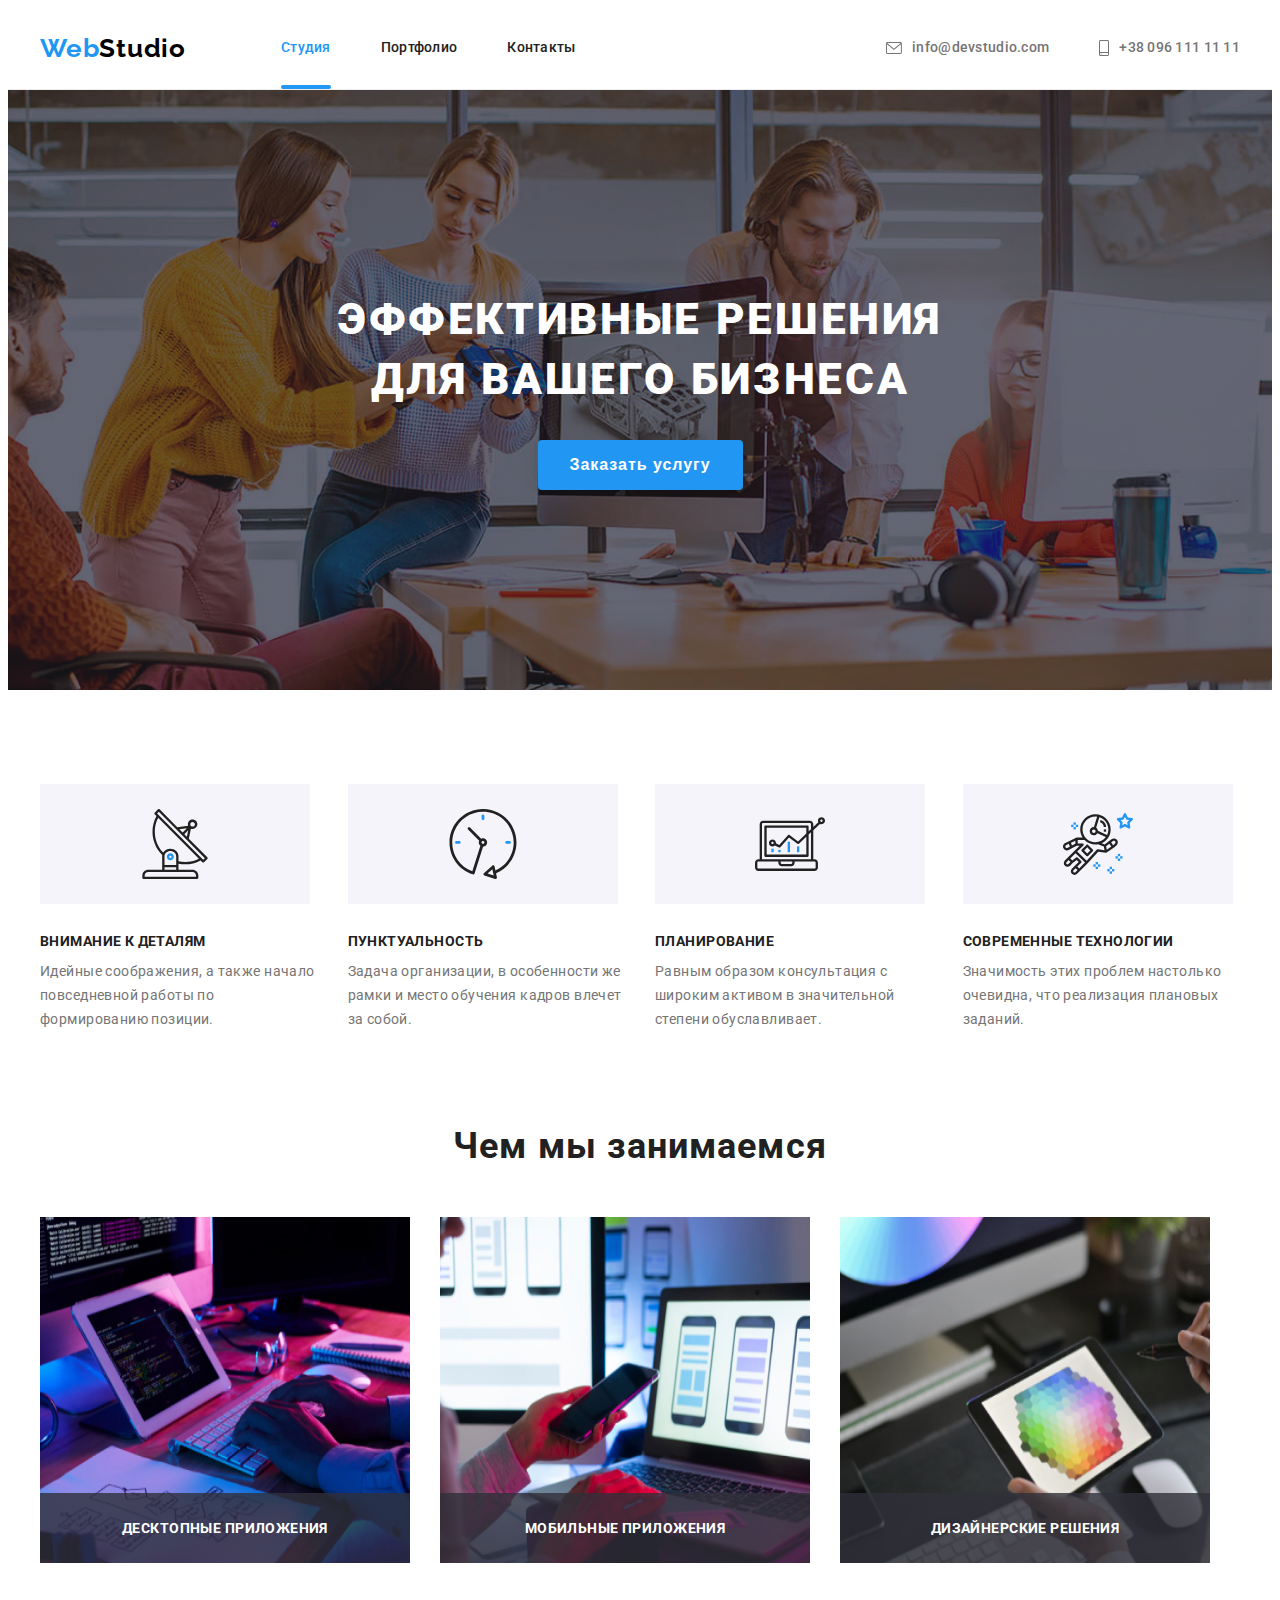
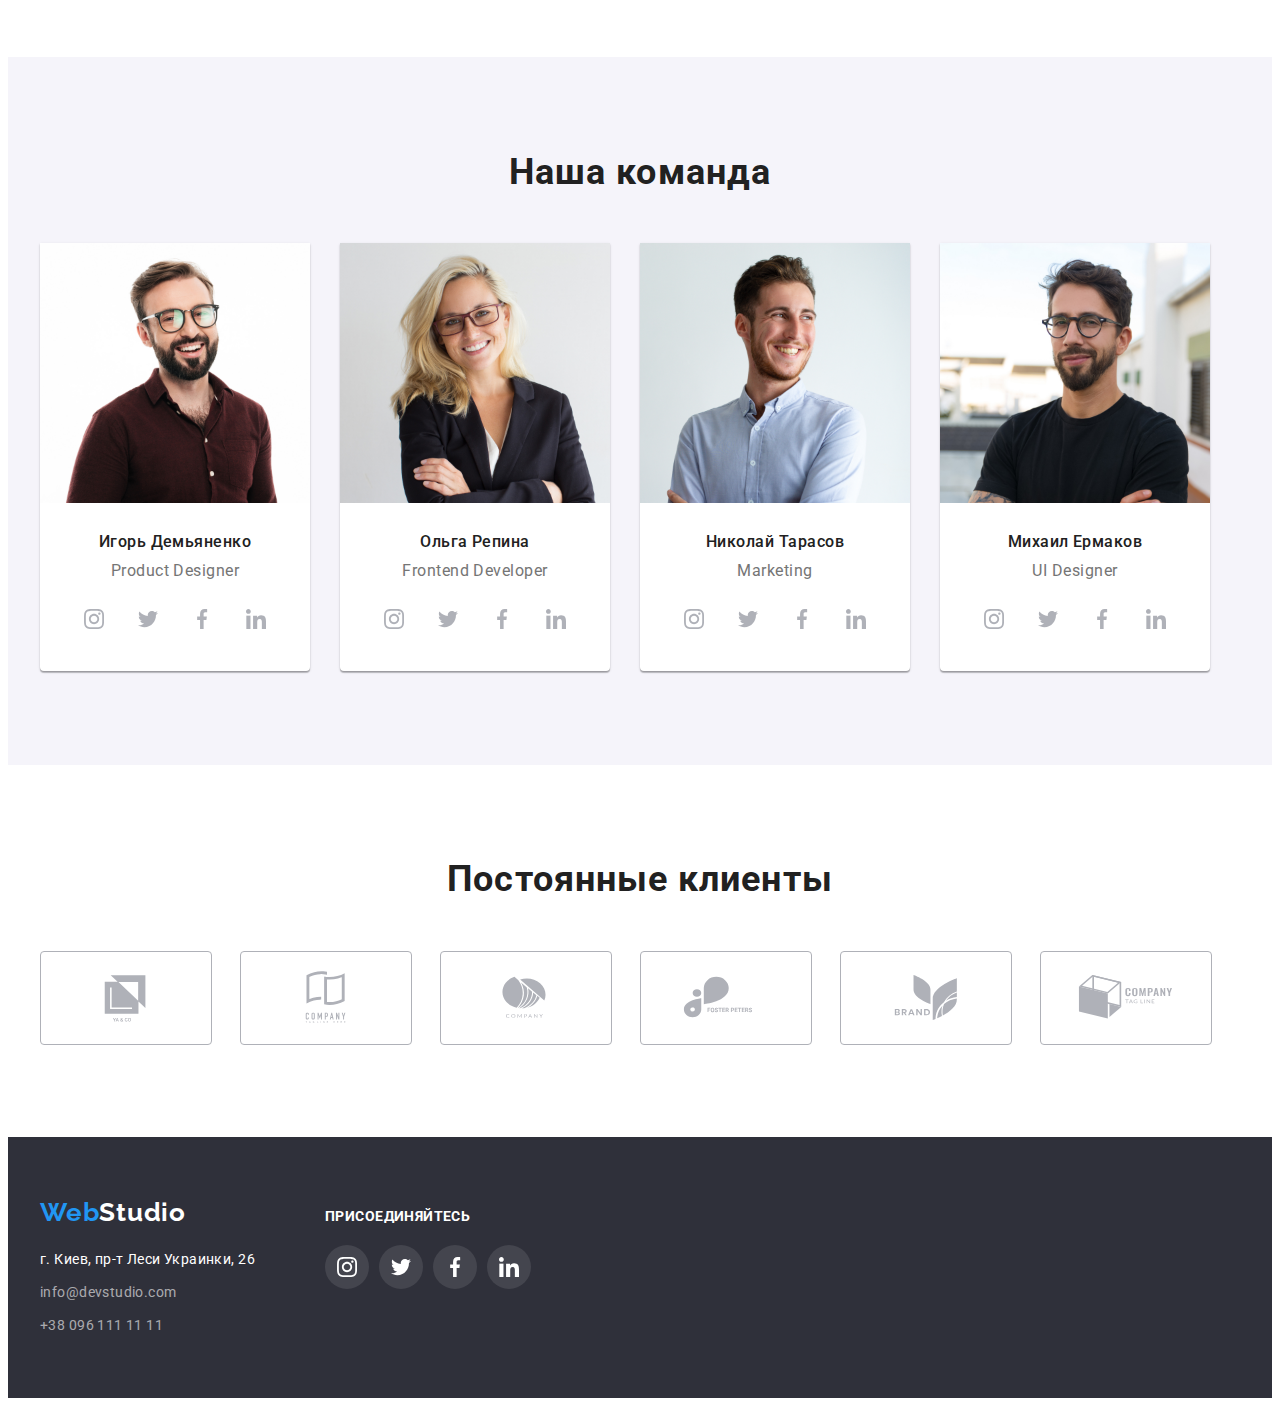
<file: index.html>
<!DOCTYPE html>
<html lang="ru">
<head>
    <meta charset="UTF-8">
    <meta name="viewport" content="width=device-width, initial-scale=1.0">
    <title>WebStudio</title>
    <link href="https://fonts.googleapis.com/css2?family=Raleway:wght@700&family=Roboto:wght@400;500;700;900&display=swap"
        rel="stylesheet">
    <link rel="stylesheet" href="https://cdnjs.cloudflare.com/ajax/libs/modern-normalize/1.1.0/modern-normalize.min.css"
        integrity="sha512-wpPYUAdjBVSE4KJnH1VR1HeZfpl1ub8YT/NKx4PuQ5NmX2tKuGu6U/JRp5y+Y8XG2tV+wKQpNHVUX03MfMFn9Q=="
        crossorigin="anonymous" referrerpolicy="no-referrer" />
    <link rel="stylesheet" href="./css/styles.css">
</head>
<body class="body"> 
<!--HEADER-->
    <header class="page-header">
        <div class="container page-header-container">
            <nav class="navigation">
                <a class="logo-header link" href="./index.html" lang="ru">
                    <span class="logo-blue">Web</span>Studio
                </a>
    
                <ul class="menu-header list">
                    <li class="menu-item">
                        <a class="menu-link link current" href="./index.html">Студия</a>
                    </li>
                    <li class="menu-item">
                        <a class="menu-link link" href="./portfolio.html">Портфолио</a>
                    </li>
                    <li class="menu-item">
                        <a class="menu-link link" href="">Контакты</a>
                    </li>
                </ul>
            </nav>
            <ul class="page-header-contacts list">
                <li class="header-contacts-item"><a class="page-header-email head-contact link"
                        href="mailto:info@devstudio.com">
                        <svg class="icon-contact" width="16" height="12">
                            <use href="./images/icons.svg#icon-email"></use>
                        </svg> 
                        info@devstudio.com</a></li>
                <li class="header-contacts-item"><a class="page-header-phone-number head-contact link"
                        href="tel:+380961111111">
                        <svg class="icon-contact" width="10" height="16">
                            <use href="./images/icons.svg#icon-smartphone"></use>
                        </svg>
                        +38 096 111 11 11</a></li>
            </ul>
        </div>
    </header>

    <main>
        <!--HERO-->
        <section class="hero">
            <div class="container container-hero">
                <h1 class="main-text">Эффективные решения для вашего бизнеса</h1>
                <button class="modal-btn" type="button" data-modal-open>Заказать услугу</button> 
            </div>
        </section>

        <!--ABOUT-->
        <section class="section">
            <div class="container">

            <h2 class="visually-hidden" hidden>Наши приимущества</h2>
                <ul class="benefits list">
                    <li class="benefits-item">
                        <div class="icon-container">
                            <svg class="icon">
                                <use href="./images/icons.svg#icon-antenna-1"></use>
                            </svg>

                        </div>
                        <h3 class="subtitle">Внимание к деталям</h3>
                        <p class="section-description">Идейные соображения, а также начало повседневной работы по формированию позиции.</p>
                    </li>

                    <li class="benefits-item">
                        <div class="icon-container">
                            <svg class="icon">
                                <use href="./images/icons.svg#icon-clock-1"></use>
                            </svg>

                        </div>
                        <h3 class="subtitle">Пунктуальность</h3>
                        <p class="section-description">Задача организации, в особенности же рамки и место обучения кадров влечет за собой.</p>
                    </li>

                    <li class="benefits-item">
                        <div class="icon-container">
                            <svg class="icon">
                                <use href="./images/icons.svg#icon-diagram-1"></use>
                            </svg>

                        </div>
                        <h3 class="subtitle">Планирование</h3>
                        <p class="section-description">Равным образом консультация с широким активом в значительной степени обуславливает.</p>
                    </li>

                    <li class="benefits-item">
                        <div class="icon-container">
                            <svg class="icon">
                                <use href="./images/icons.svg#icon-astronaut-1"></use>
                            </svg>

                        </div>
                        <h3 class="subtitle">Современные технологии</h3>
                        <p class="section-description">Значимость этих проблем настолько очевидна, что реализация плановых заданий.</p>
                    </li>

                </ul>
            </div>
        </section>

        <!--WHAT ARE WE DOING-->
        <section class="what-are-we-doing-section section">
            <div class="container">

            <h2 class="title">Чем мы занимаемся</h2>
                <ul class="what-are-we-doing-list">
                    <li class="what-are-we-doing-card list">
                        <div class="what-are-we-doing-thumb">
                            <img src="./images/what_are_we_doing/img1.jpg" alt="desctop" width="370" height="346">
                            <p class="what-are-we-doing-desk">Десктопные приложения</p>
                        </div>
                    </li>
                    
                    <li class="what-are-we-doing-card list">
                        <div class="what-are-we-doing-thumb">
                            <img src="./images/what_are_we_doing/img2.jpg" alt="mobile" width="370" height="346">
                            <p class="what-are-we-doing-desk">Мобильные приложения</p>
                        </div>
                    </li>

                    <li class="what-are-we-doing-card list">
                        <div class="what-are-we-doing-thumb">
                            <img src="./images/what_are_we_doing/img3.jpg" alt="tablet" width="370" height="346">
                            <p class="what-are-we-doing-desk">Дизайнерские решения</p>
                        </div>
                    </li>
                </ul>
            </div>
        </section>
        <!--OUR TEAM-->
        <section class="our-team-section section">
            <div class="container">
            <h2 class="title">Наша команда</h2>
                <ul class="team-section">
                    <li class="team-section-item list">
                        <img src="./images/our_team/photo1.jpg" alt="photo1" width="270" height="260">
                        <div class="team-description">
                            <h3 class="employee-name">Игорь Демьяненко</h3>
                            <p class="team-section-position">Product Designer</p>
                            <ul class="social-list list">
                                <li class="social-list-item">
                                    <a href="" class="social-list-link">
                                        <svg class="social-list-icon" width="20" height="20">
                                            <use href="./images/icons.svg#icon-instagram"></use>
                                        </svg>
                                    </a>
                                </li>

                                <li class="social-list-item">
                                    <a href="" class="social-list-link">
                                        <svg class="social-list-icon" width="20" height="20">
                                            <use href="./images/icons.svg#icon-twitter"></use>
                                        </svg>
                                    </a>
                                </li>

                                <li class="social-list-item">
                                    <a href="" class="social-list-link">
                                        <svg class="social-list-icon" width="20" height="20">
                                            <use href="./images/icons.svg#icon-facebook"></use>
                                        </svg>
                                    </a>
                                </li>

                                <li class="social-list-item">
                                    <a href="" class="social-list-link">
                                        <svg class="social-list-icon" width="20" height="20">
                                            <use href="./images/icons.svg#icon-linkedin"></use>
                                        </svg>
                                    </a>
                                </li>
                            </ul>
                        </div>
                    </li>

                    <li class="team-section-item list">
                        <img src="./images/our_team/photo2.jpg" alt="photo2" width="270" height="260">
                        <div class="team-description">
                            <h3 class="employee-name">Ольга Репина</h3>
                            <p class="team-section-position">Frontend Developer</p>
                            <ul class="social-list list">
                                <li class="social-list-item">
                                    <a href="" class="social-list-link">
                                        <svg class="social-list-icon" width="20" height="20">
                                            <use href="./images/icons.svg#icon-instagram"></use>
                                        </svg>
                                    </a>      
                                </li>

                                <li class="social-list-item">
                                    <a href="" class="social-list-link">
                                        <svg class="social-list-icon" width="20" height="20">
                                            <use href="./images/icons.svg#icon-twitter"></use>
                                        </svg>
                                    </a>   
                                </li>

                                <li class="social-list-item">
                                    <a href="" class="social-list-link">
                                        <svg class="social-list-icon" width="20" height="20">
                                            <use href="./images/icons.svg#icon-facebook"></use>
                                        </svg>
                                    </a>     
                                </li>
                                        
                                <li class="social-list-item">
                                    <a href="" class="social-list-link">
                                        <svg class="social-list-icon" width="20" height="20">
                                            <use href="./images/icons.svg#icon-linkedin"></use>
                                        </svg>
                                    </a>        
                                </li>
                            </ul>
                         </div>
                    </li>

                    <li class="team-section-item list">
                        <img src="./images/our_team/photo3.jpg" alt="photo3" width="270" height="260">
                        <div class="team-description">
                            <h3 class="employee-name">Николай Тарасов</h3>
                            <p class="team-section-position">Marketing</p>
                            <ul class="social-list list">
                                <li class="social-list-item">
                                    <a href="" class="social-list-link">
                                        <svg class="social-list-icon" width="20" height="20">
                                            <use href="./images/icons.svg#icon-instagram"></use>
                                        </svg>
                                    </a>
                                </li>
                            
                                <li class="social-list-item">
                                    <a href="" class="social-list-link">
                                        <svg class="social-list-icon" width="20" height="20">
                                            <use href="./images/icons.svg#icon-twitter"></use>
                                        </svg>
                                    </a>
                                </li>
                            
                                <li class="social-list-item">
                                    <a href="" class="social-list-link">
                                        <svg class="social-list-icon" width="20" height="20">
                                            <use href="./images/icons.svg#icon-facebook"></use>
                                        </svg>
                                    </a>
                                </li>
                            
                                <li class="social-list-item">
                                    <a href="" class="social-list-link">
                                        <svg class="social-list-icon" width="20" height="20">
                                            <use href="./images/icons.svg#icon-linkedin"></use>
                                        </svg>
                                    </a>
                                </li>
                            </ul>
                        </div>
                    </li>

                    <li class="team-section-item list">
                        <img src="./images/our_team/photo4.jpg" alt="photo4" width="270" height="260">
                        <div class="team-description">
                            <h3 class="employee-name">Михаил Ермаков</h3>
                            <p class="team-section-position">UI Designer</p>
                            <ul class="social-list list">
                                <li class="social-list-item">
                                    <a href="" class="social-list-link">
                                        <svg class="social-list-icon" width="20" height="20">
                                            <use href="./images/icons.svg#icon-instagram"></use>
                                        </svg>
                                    </a>
                                </li>
                            
                                <li class="social-list-item">
                                    <a href="" class="social-list-link">
                                        <svg class="social-list-icon" width="20" height="20">
                                            <use href="./images/icons.svg#icon-twitter"></use>
                                        </svg>
                                    </a>
                                </li>
                            
                                <li class="social-list-item">
                                    <a href="" class="social-list-link">
                                        <svg class="social-list-icon" width="20" height="20">
                                            <use href="./images/icons.svg#icon-facebook"></use>
                                        </svg>
                                    </a>
                                </li>
                            
                                <li class="social-list-item">
                                    <a href="" class="social-list-link">
                                        <svg class="social-list-icon" width="20" height="20">
                                            <use href="./images/icons.svg#icon-linkedin"></use>
                                        </svg>
                                    </a>
                                </li>
                            </ul>
                        </div>
                    </li>

                </ul>
            </div>
        </section>

        <section class="clients-section section">
            <div class="container">
                <h2 class="clients-title">Постоянные клиенты</h2>
                <ul class="clients-list-example list">
                    <li class="clients-list-item">
                        <a class="clients-list-link" href="">
                            <svg class="clients-icon">
                                <use href="./images/icons.svg#icon-logo1"></use>
                            </svg>
                        </a>
                    </li>
                    <li class="clients-list-item">
                        <a class="clients-list-link" href="">
                            <svg class="clients-icon">
                                <use href="./images/icons.svg#icon-logo2"></use>
                            </svg>
                        </a>
                    </li>
                    <li class="clients-list-item">
                        <a class="clients-list-link" href="">
                            <svg class="clients-icon">
                                <use href="./images/icons.svg#icon-logo3"></use>
                            </svg>
                        </a>
                    </li>
                    <li class="clients-list-item">
                        <a class="clients-list-link" href="">
                            <svg class="clients-icon">
                                <use href="./images/icons.svg#icon-logo4"></use>
                            </svg>
                        </a>
                    </li>
                    <li class="clients-list-item">
                        <a class="clients-list-link" href="">
                            <svg class="clients-icon">
                                <use href="./images/icons.svg#icon-logo5"></use>
                            </svg>
                        </a>
                    </li>
                    <li class="clients-list-item">
                        <a class="clients-list-link" href="">
                            <svg class="clients-icon">
                                <use href="./images/icons.svg#icon-logo6"></use>
                            </svg>
                        </a>
                    </li>
                </ul>
            </div>
        </section>
           
    </main>

    <!--FOOTER-->

    <footer class="footer">
        <div class="container flex-container">
            <div class="footer-adress">
                <a class="logo-footer link" href="./index.html" lang="ru">
                <span class="logo-blue">Web</span><span class="logo-white">Studio</span></a>
                <address class="address">
                <ul class="list">
                    <li class="address-place-footer"> <a class="address-place link footer-focus" href="https://goo.gl/maps/ciJQjwSgmXHDrJCv7" target="_blank"
                        rel="noopener noreferrer">г. Киев, пр-т Леси Украинки, 26</a> 
                    </li>
                    
                    <li class="address-mail-footer"><a class="address-mail link footer-contact footer-focus" href="mailto:info@devstudio.com">info@devstudio.com</a></li>
                    <li class="address-phone-footer"><a class="address-phone link footer-contact footer-focus" href="tel:+380961111111">+38 096 111 11 11</a></li>
                </ul>
                </address>
            </div>

        <div class="footer-media">
            <section class="join-section">
                <h2 class="join-section-title">Присоединяйтесь</h2>
                <ul class="join-media-footer list">
                    <li class="media-footer-list">
                        <a class="media-footer-link" href="">
                            <svg class="icon-media-footer">
                                <use href="./images/icons.svg#icon-instagram"></use>
                            </svg>
                        </a>
                    </li>
                    <li class="media-footer-list">
                        <a class="media-footer-link" href="">
                            <svg class="icon-media-footer">
                                <use href="./images/icons.svg#icon-twitter"></use>
                            </svg>
                        </a>
                    </li>
                    <li class="media-footer-list">
                        <a class="media-footer-link" href="">
                            <svg class="icon-media-footer">
                                <use href="./images/icons.svg#icon-facebook"></use>
                            </svg>
                        </a>
                    </li>
                    <li class="media-footer-list">
                        <a class="media-footer-link" href="">
                            <svg class="icon-media-footer">
                                <use href="./images/icons.svg#icon-linkedin"></use>
                            </svg>
                        </a>
                    </li>
                </ul>
            </section>
        </div>
    </div>
    </footer>

    <div class="backdrop is-hidden" data-modal>
        <div class="modal">
            <button type="button" class="modal-close-button" data-modal-close>
                <svg class="modal-close-button-icon" width="18" height="18">
                    <use href="./images/icons.svg#icon-close-black-18dp-2-1"></use>
                </svg>
            </button>
        </div>
    </div>
<script src="./js/modal.js"></script>
</body>
</html>
</file>
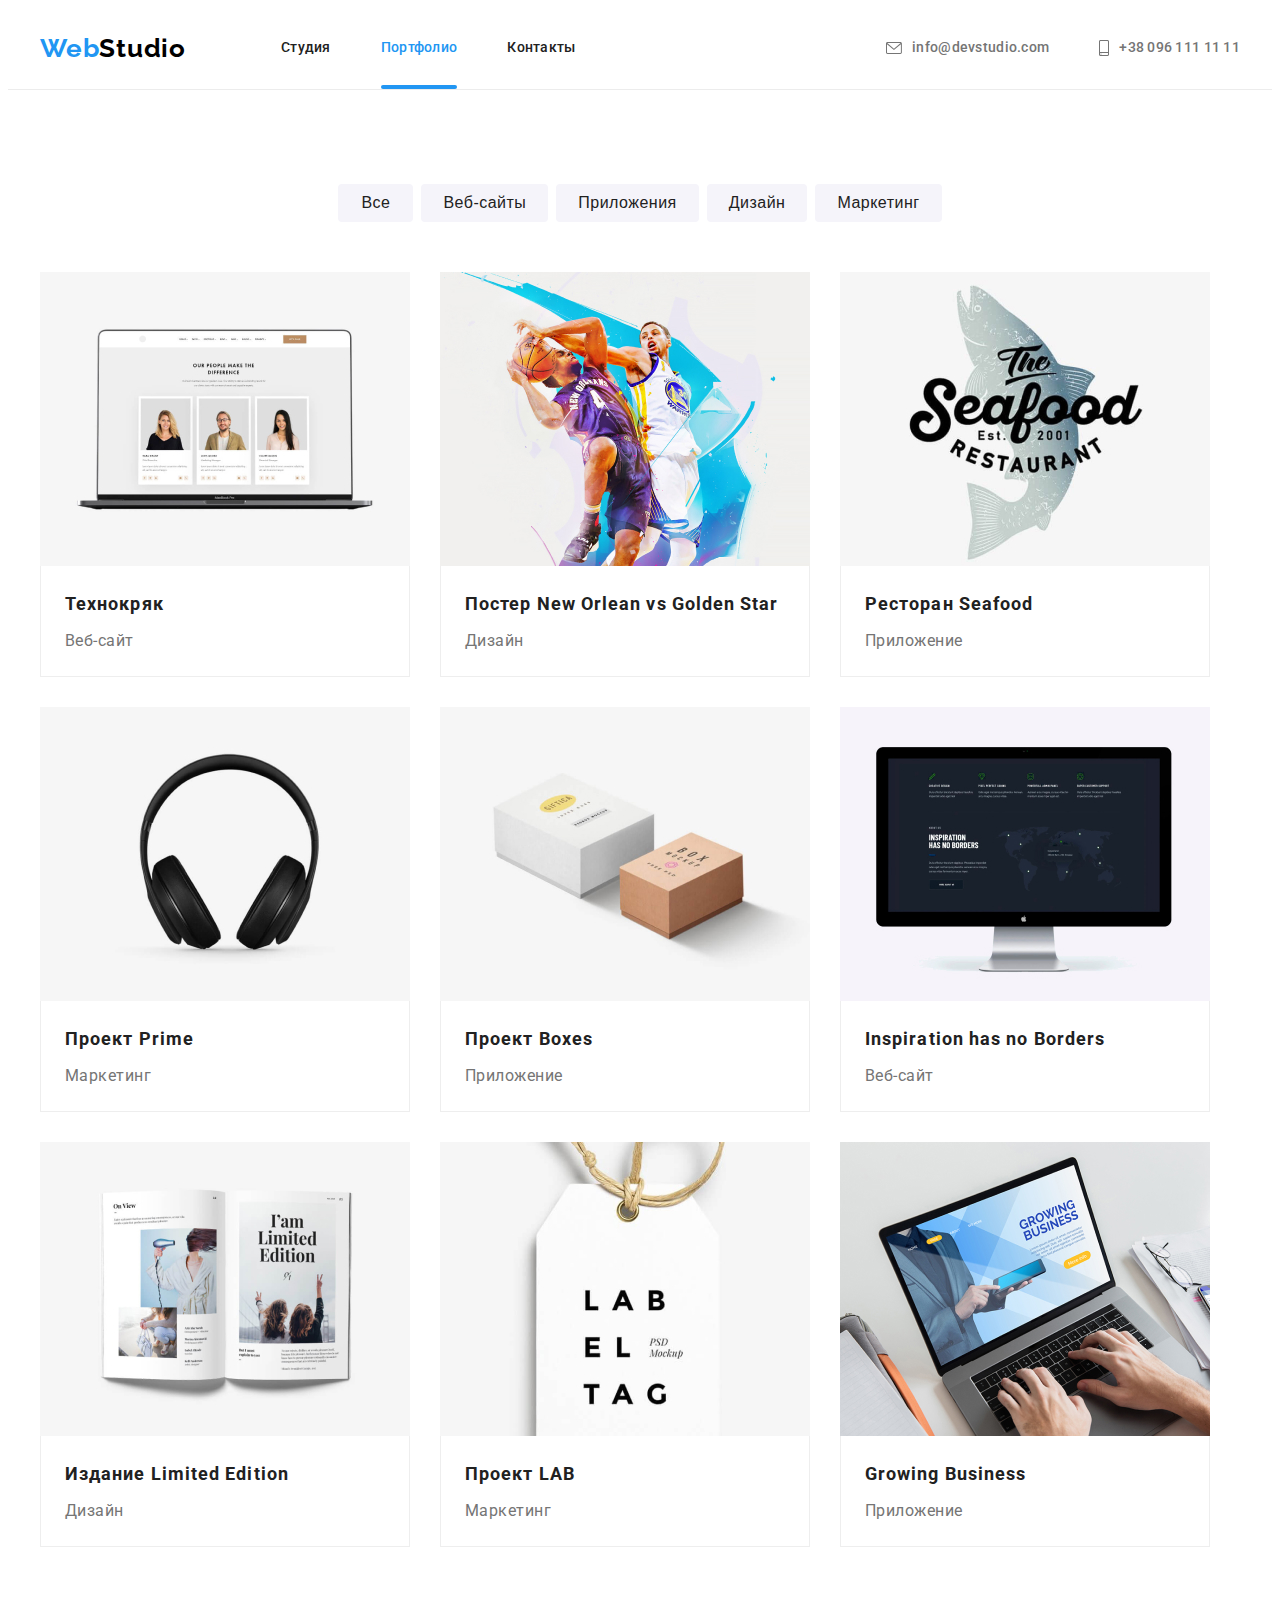
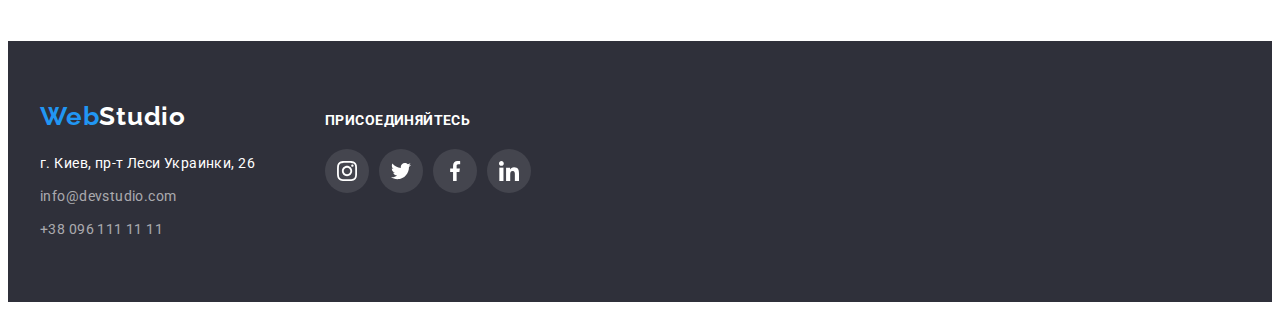
<file: portfolio.html>
<!DOCTYPE html>
<html lang="ru">

<head>
    <meta charset="UTF-8">
    <meta name="viewport" content="width=device-width, initial-scale=1.0">
    <title>Portfolio</title>
    <link href="https://fonts.googleapis.com/css2?family=Raleway:wght@700&family=Roboto:wght@400;500;700;900&display=swap"
        rel="stylesheet">
    <link rel="stylesheet" href="https://cdnjs.cloudflare.com/ajax/libs/modern-normalize/1.1.0/modern-normalize.min.css"
        integrity="sha512-wpPYUAdjBVSE4KJnH1VR1HeZfpl1ub8YT/NKx4PuQ5NmX2tKuGu6U/JRp5y+Y8XG2tV+wKQpNHVUX03MfMFn9Q=="
        crossorigin="anonymous" referrerpolicy="no-referrer" />
    <link rel="stylesheet" href="./css/styles.css">
</head>

<body class="body">

    <!--HEADER-->

    <header class="page-header">
        <div class="container page-header-container">
            <nav class="navigation">
                <a class="logo-header link" href="./index.html" lang="ru">
                    <span class="logo-blue">Web</span>Studio
                </a>
        
                <ul class="menu-header list"> 
                    <li class="menu-item">
                        <a class="menu-link link" href="./index.html">Студия</a>
                    </li>
                    <li class="menu-item">
                        <a class="menu-link link current" href="./portfolio.html">Портфолио</a>
                    </li>
                    <li class="menu-item">
                        <a class="menu-link link" href="">Контакты</a>
                    </li>
                </ul>
            </nav>
            <ul class="page-header-contacts list">
                <li class="header-contacts-item"><a class="page-header-email head-contact link"
                        href="mailto:info@devstudio.com">
                        <svg class="icon-contact" width="16" height="12">
                            <use href="./images/icons.svg#icon-email"></use>
                        </svg> 
                        info@devstudio.com</a></li>
                <li class="header-contacts-item"><a class="page-header-phone-number head-contact link"
                        href="tel:+380961111111">
                        <svg class="icon-contact" width="10" height="16">
                            <use href="./images/icons.svg#icon-smartphone"></use>
                        </svg>
                        +38 096 111 11 11</a></li>
            </ul>
        </div>
    </header>

        <!--MAIN-->

    <main>
    <section class="section">
        <div class="container">
        <h1 class="visually-hidden" hidden>Наши проекты</h1>
        
            <ul class="list-button list">
                <li class="button-item"><button class="button-section link" type="button">Все</a></li>
                <li class="button-item"><button class="button-section link" type="button">Веб-сайты</a></li>
                <li class="button-item"><button class="button-section link" type="button">Приложения</a></li>
                <li class="button-item"><button class="button-section link" type="button">Дизайн</a></li>
                <li class="button-item"><button class="button-section link" type="button">Маркетинг</a></li>
            </ul>

            <ul class="list-projects list">
                <li class="project-item main-portfolio-list-item">
                    <a class="main-portfolio-list-link link portfolio-hover" href=""> 
                        <div class="project-overlay">
                            <img class="img-project" src="./images/our_projects/1web-site.jpg" alt="Фото_сайта" width="370" height="294">
                            <p class="project-cards-text">Ресурс предлагает комплексные предложения с разным уровнем функционала и сервисов. Все
                                    это позволит посетителю получить
                                    исчерпывающие сведения о компании или частном лице.</p>
                        </div>
                        <div class="photo-description">
                                <h2 class="project-item-name">Технокряк</h2>
                                <p class="project-item-product">Веб-сайт</p>
                        </div>
                
                    </a>
                </li>
                
                <li class="project-item main-portfolio-list-item">
                    <a class="main-portfolio-list-link link" href="">
                        <div class="project-overlay">   
                            <img class="img-project" src="./images/our_projects/2design.jpg" alt="Фото_постер" width="370" height="294">
                            <p class="project-cards-text">Ресурс предлагает комплексные предложения с разным уровнем функционала и сервисов. Все
                                это позволит посетителю получить
                                исчерпывающие сведения о компании или частном лице.</p>
                            </div>
                            <div class="photo-description">
                                <h2 class="project-item-name">Постер New Orlean vs Golden Star</h2>
                                <p class="project-item-product">Дизайн</p>
                            </div>
                    </a>
                </li>

                <li class="project-item main-portfolio-list-item">
                    <a class="main-portfolio-list-link link" href="">
                        <div class="project-overlay">
                            <img  class="img-project" src="./images/our_projects/3application.jpg" alt="Лого_ресторана" width="370" height="294">
                            <p class="project-cards-text">Ресурс предлагает комплексные предложения с разным уровнем функционала и сервисов. Все
                                это позволит посетителю получить
                                исчерпывающие сведения о компании или частном лице.</p>
                            </div>
                            <div class="photo-description">
                                <h2 class="project-item-name">Ресторан Seafood</h2>
                                <p class="project-item-product">Приложение</p>
                            </div>
                    </a>
                    
                </li>

                <li class="project-item main-portfolio-list-item">
                    <a class="main-portfolio-list-link link" href="" >
                        <div class="project-overlay">
                            <img class="img-project" src="./images/our_projects/4marketing.jpg" alt="Фото_наушники" width="370" height="294">
                            <p class="project-cards-text">Ресурс предлагает комплексные предложения с разным уровнем функционала и сервисов. Все
                                это позволит посетителю получить
                                исчерпывающие сведения о компании или частном лице.</p>
                        </div>
                        <div class="photo-description">
                            <h2 class="project-item-name">Проект Prime</h2>
                            <p class="project-item-product">Маркетинг</p>
                        </div>
                    </a>

                </li>

                <li class="project-item main-portfolio-list-item">
                    <a class="main-portfolio-list-link link" href="">
                        <div class="project-overlay">
                            <img class="img-project" src="./images/our_projects/5application.jpg" alt="Фото_коробочки" width="370" height="294">
                            <p class="project-cards-text">Ресурс предлагает комплексные предложения с разным уровнем функционала и сервисов. Все
                                это позволит посетителю получить
                                исчерпывающие сведения о компании или частном лице.</p>
                            </div>
                        <div class="photo-description">
                            <h2 class="project-item-name">Проект Boxes</h2>
                            <p class="project-item-product">Приложение</p>
                        </div>
                    </a>

                </li>
            

                <li class="project-item main-portfolio-list-item">
                    <a class="main-portfolio-list-link link" href="">
                        <div class="project-overlay">
                            <img class="img-project" src="./images/our_projects/6web-site.jpg" alt="Фото_монитор" width="370" height="294">
                            <p class="project-cards-text">Ресурс предлагает комплексные предложения с разным уровнем функционала и сервисов. Все
                                это позволит посетителю получить
                                исчерпывающие сведения о компании или частном лице.</p>
                        </div>
                        <div class="photo-description">
                            <h2 class="project-item-name">Inspiration has no Borders</h2>
                            <p class="project-item-product">Веб-сайт</p>
                        </div>
                    </a>

                </li>

                <li class="project-item main-portfolio-list-item">
                    <a class="main-portfolio-list-link link" href="">
                        <div class="project-overlay">
                            <img class="img-project" src="./images/our_projects/7design.jpg" alt="Фото_журнал" width="370" height="294">
                            <p class="project-cards-text">Ресурс предлагает комплексные предложения с разным уровнем функционала и сервисов. Все
                                это позволит посетителю получить
                                исчерпывающие сведения о компании или частном лице.</p>
                            </div>
                            <div class="photo-description">
                                <h2 class="project-item-name">Издание Limited Edition</h2>
                                <p class="project-item-product">Дизайн</p>
                            </div>
                    </a>
                </li>
        
                <li class="project-item main-portfolio-list-item">
                    <a class="main-portfolio-list-link link" href="">
                        <div class="project-overlay">
                            <img class="img-project" src="./images/our_projects/8marketing.jpg" alt="Фото_лейбл" width="370" height="294">
                            <p class="project-cards-text">Ресурс предлагает комплексные предложения с разным уровнем функционала и сервисов. Все
                                это позволит посетителю получить
                                исчерпывающие сведения о компании или частном лице.</p>
                        </div>
                            
                        <div class="photo-description">
                                <h2 class="project-item-name">Проект LAB</h2>
                                <p class="project-item-product">Маркетинг</p>
                        </div>
                    
                    </a>
                </li>
        
        
                <li class="project-item main-portfolio-list-item">
                    <a class="main-portfolio-list-link link" href="">
                        <div class="project-overlay">
                            <img class="img-project" src="./images/our_projects/9application.jpg" alt="Фото_приложение" width="370" height="294">
                            <p class="project-cards-text">Ресурс предлагает комплексные предложения с разным уровнем функционала и сервисов. Все
                                это позволит посетителю получить
                                исчерпывающие сведения о компании или частном лице.</p>
                            </div>
                            <div class="photo-description">
                                <h2 class="project-item-name">Growing Business</h2>
                                <p class="project-item-product">Приложение</p>
                            </div>
                    </a>

                </li>
        
            </ul>
        </div>
    </section>
    </main>

    <!--FOOTER-->

<footer class="footer">
        <div class="container flex-container">
            <div class="footer-adress">
                <a class="logo-footer link" href="./index.html" lang="ru">
                <span class="logo-blue">Web</span><span class="logo-white">Studio</span></a>
                <address class="address">
                <ul class="list">
                    <li class="address-place-footer"> <a class="address-place link footer-focus" href="https://goo.gl/maps/ciJQjwSgmXHDrJCv7" target="_blank"
                        rel="noopener noreferrer">г. Киев, пр-т Леси Украинки, 26</a> 
                    </li>
                    
                    <li class="address-mail-footer"><a class="address-mail link footer-contact footer-focus" href="mailto:info@devstudio.com">info@devstudio.com</a></li>
                    <li class="address-phone-footer"><a class="address-phone link footer-contact footer-focus" href="tel:+380961111111">+38 096 111 11 11</a></li>
                </ul>
                </address>
            </div>

        <div class="footer-media">
            <section class="join-section">
                <h2 class="join-section-title">Присоединяйтесь</h2>
                <ul class="join-media-footer list">
                    <li class="media-footer-list">
                        <a class="media-footer-link" href="">
                            <svg class="icon-media-footer">
                                <use href="./images/icons.svg#icon-instagram"></use>
                            </svg>
                        </a>
                    </li>
                    <li class="media-footer-list">
                        <a class="media-footer-link" href="">
                            <svg class="icon-media-footer">
                                <use href="./images/icons.svg#icon-twitter"></use>
                            </svg>
                        </a>
                    </li>
                    <li class="media-footer-list">
                        <a class="media-footer-link" href="">
                            <svg class="icon-media-footer">
                                <use href="./images/icons.svg#icon-facebook"></use>
                            </svg>
                        </a>
                    </li>
                    <li class="media-footer-list">
                        <a class="media-footer-link" href="">
                            <svg class="icon-media-footer">
                                <use href="./images/icons.svg#icon-linkedin"></use>
                            </svg>
                        </a>
                    </li>
                </ul>
            </section>
        </div>
    </div>
    </footer>

    
</body>
</html>
</file>
<file: css/styles.css>
:root {
    --background-color: #2F303A;
    --icon-color: #F5F4FA;
    --accent-color: #2196F3;
    --text-accent:#FFFFFF;
    --logo-color:#000000;
    --title-color: #212121;
    --contacts-color: #757575;
    --button-background:#F5F4FA;
    --button-border:#EEEEEE;
    --background-focus:#188CE8;
    --rgba: rgba(255, 255, 255, 0.6);
    --portfolio-photo-border: 1px solid #EEEEEE
}

h1,h2,h3,p {
    margin-top: 0;
    margin-bottom: 0;
}

ul,ol {
    margin-top: 0;
    margin-bottom: 0;
    padding-left: 0;
}

img {
    display: block;
}

.body {
    font-family: 'Roboto', sans-serif;
}

/*HEADER*/
.list {
    list-style: none;
}

.link {
    text-decoration: none;
}

.page-header {
    border-bottom: 1px solid #ECECEC;

}

.container {
    width: 1200px;
    margin: 0 auto;
    padding-left: 15px;
    padding-right: 15px;
}

.flex-container {
    display: flex;
}

.page-header-container {
    display: flex;
    align-items: center;
}

.navigation {
    display: flex;
    align-items: center;
}

/* LOGO */

.logo-header {
    font-family: 'Raleway', sans-serif;
    font-weight: 700;
    font-size: 26px;
    line-height: 1.19;
    letter-spacing: 0.03em;
    color: var(--logo-color);

    margin-right: 95px;

    padding-top: 25px;
    padding-bottom: 25px
}

.logo-blue {
    color: var(--accent-color);
}

/*  MENU  */
.menu-header {
    display: flex;
}

/*.menu-header .menu-item + .menu-item {
    margin-left: 50px;
    */

.menu-header .menu-item:not(:last-child) {
    margin-right: 50px;
}

.menu-link {
    position: relative;

    font-weight: 500;
    font-size: 14px;
    line-height: 1.14;
    letter-spacing: 0.02em;
    color: var(--title-color);

    display: block;
    padding-top: 25px;
    padding-bottom: 25px;

    transition: color 250ms cubic-bezier(0.4, 0, 0.2, 1);
}

.menu-link:hover,
.menu-link:focus {
    color: var(--accent-color);
}

.menu-link.current{
    color: var(--accent-color);
}


.menu-link.current::after {
    content: "";
    display: block;
    position: absolute;
    left: 0;
    bottom: -8px;
    width: 100%;
    height: 4px;
    border-radius: 2px;
    background-color: var(--accent-color);
    
transition:  transform 250ms cubic-bezier(0.4, 0, 0.2, 1);
   
}

/*   page-header-contacts   */

.page-header-contacts {
    display: flex;
    
}

.page-header-contacts{
    margin-left: auto;
}

.page-header-email {
    font-weight: 500;
    font-size: 14px;
    line-height: 1.14;
    letter-spacing: 0.02em;
    color: var(--contacts-color);
    background-size: contain;
}

.icon-contact {
    margin-right: 10px;
    fill: #757575;
    
}

.icon-contact:hover,
.icon-contact:focus {
    fill: var(--accent-color);
}

.header-contacts-item:not(:last-child) {
    margin-right: 50px;
}


.page-header-phone-number {
    font-weight: 500;
    font-size: 14px;
    line-height: 1.14;
    letter-spacing: 0.02em;
    color: var(--contacts-color);

}


.head-contact:hover,
.head-contact:focus {
    color: var(--accent-color);
}

.head-contact {
    display: flex;
    align-items: center;
    padding-top: 25px;
    padding-bottom: 25px;

    transition: color 250ms cubic-bezier(0.4, 0, 0.2, 1);
}

.head-contact:hover .icon-contact,
.head-contact:focus .icon-contact {
    fill:var(--accent-color);
}


/*HERO*/
.hero {
    background: var(--background-color);
    padding-top: 200px;
    padding-bottom: 200px;
    background-image: linear-gradient(rgba(47, 48, 58, 0.4), rgba(47, 48, 58, 0.4)),
    url('../images/hero/hero_bg.jpg');
    background-size: cover;
    background-color: #C4C4C4;
    background-repeat: no-repeat;
    background-position: center;
    max-width: 1600px;
    margin-left: auto;
    margin-right: auto;
}


.main-text {
    width: 696px;
    font-weight: 900;
    font-size: 44px;
    line-height: 1.36;
    text-align: center;
    letter-spacing: 0.06em;
    text-transform: uppercase;
    color: var(--text-accent);
    margin-bottom: 30px;
    margin-right: auto;
    margin-left: auto;
    
}

.modal-btn {
    font-weight: 700;
    font-size: 16px;
    line-height: 1.88;
    display: flex;
    align-items: center;
    text-align: center;
    letter-spacing: 0.06em;
    color: var(--text-accent);
    background: var(--accent-color);
    box-shadow: 0px 4px 4px rgba(0, 0, 0, 0.15);
    border: transparent;
    border-radius: 4px;
    cursor: pointer;
    padding: 10px 32px;
    min-width: 200px;
    margin-left: auto;
    margin-right: auto;
    margin-top: 30px;

    transition: background 250ms cubic-bezier(0.4, 0, 0.2, 1);

}

.modal-btn:hover,
.modal-btn:focus {
    background: var(--background-focus);
}


/*ABOUT*/

.section {
    padding-top: 94px;
    padding-bottom: 94px;
}

.benefits {
    display: flex;
    flex-wrap: wrap;
}

.benefits-item {
  width: calc((100% - 90px) / 4);
}

.benefits-item:not(:nth-child(4n)) {
    margin-right: 30px;
}

.icon-container {
    background-color: var(--icon-color);
    width: 270px;
    height: 120px;
    margin-bottom: 30px;
    display: flex;
    align-items: center;
    justify-content: center;
}

.icon {
    width: 70px;
    height: 70px;
    

}

.subtitle {
    font-weight: 700;
    font-size: 14px;
    line-height: 1.14;
    letter-spacing: 0.03em;
    text-transform: uppercase;
    color: var(--title-color);
    margin-bottom: 10px;
}

.section-description {
    font-size: 14px;
    line-height: 1.71;
    letter-spacing: 0.03em;
    color: var(--contacts-color);;
}

.what-are-we-doing-section {
    padding-top: 0;
}

.title {
    font-weight: 700;
    font-size: 36px;
    line-height: 42px;
    text-align: center;
    letter-spacing: 0.03em;
    color: #212121;
    margin-bottom: 50px;
}

.what-are-we-doing-list {
    display: flex;
}

.what-are-we-doing-card:not(:nth-child(3n)) {
    margin-right: 30px;
    
}

.what-are-we-doing-card {
    flex-basis: calc((100%-90)/3);
}

.what-are-we-doing-thumb {
    position: relative;
}

.what-are-we-doing-desk {
    position: absolute;
    
    display: flex;
    align-items: center;
    justify-content: center;
    font-weight: 700;
    font-size: 14px;
    line-height: 16px;
    letter-spacing: 0.03em;
    text-transform: uppercase;
    width: 370px;
    height: 70px;
    left: 0;
    bottom: 0;

    color: var(--text-accent);
    background: rgba(47, 48, 58, 0.8);
    
}

.our-team-section {
    background: #F5F4FA;
}

.team-section {
    display: flex;
}

.team-section-item {
    flex-basis: calc((100% - 120px) / 4);
    background: #FFFFFF;
    box-shadow: 0px 1px 3px rgba(0, 0, 0, 0.12), 0px 1px 1px rgba(0, 0, 0, 0.14), 0px 2px 1px rgba(0, 0, 0, 0.2);
    border-radius: 0px 0px 4px 4px;
}

.team-section-item:not(:nth-child(4n)) {
    margin-right: 30px;
}

.team-description {
    padding-top: 30px;
    padding-bottom: 30px;
}

.employee-name {
    font-weight: 500;
    font-size: 16px;
    line-height: 1.18;
    letter-spacing: 0.03em;
    text-align: center;
    color: var(--title-color);
}

.team-section-position {
    font-size: 16px;
    line-height: 1.18;
    letter-spacing: 0.03em;
    text-align: center;
    color: var(--contacts-color);
    margin-top: 10px;
    margin-bottom: 16px;
}

.social-list {
    display: flex;
    justify-content: center;
}

.social-list-item:not(:last-child) {
    margin-right: 10px;

}

.social-list-link {
    display: flex;
    align-items: center;
    justify-content: center;
    width: 44px;
    height: 44px;
    border-radius: 50%;
    background-color: var(--text-accent);

    transition: background-color 250ms cubic-bezier(0.4, 0, 0.2, 1);
    
}

.social-list-link:hover,
.social-list-link:focus {
    background-color: var(--accent-color);
    border-radius: 50%;
}

.social-list-icon {
    fill: #AFB1B8;
    transition: fill 250ms cubic-bezier(0.4, 0, 0.2, 1);
}

.social-list-link:hover .social-list-icon,
.social-list-link:focus .social-list-icon {
    fill: var(--text-accent);
}

/*---------KLIENTS--------*/

.clients-title {
    font-weight: 700;
    font-size: 36px;
    line-height: 1.16;
    text-align: center;
    letter-spacing: 0.03em;
    color: #212121;
    margin-bottom: 50px;
}

.clients-list-example {
    display: flex;
    
}

.clients-list-item {
    width: 170px;
    height: 92px;
}

.clients-list-link {
    width: 100%;
    height: 100%;
    border: 1px solid #AFB1B8;
    border-radius: 4px;
    display: flex;
    align-items: center;
    justify-content: center;

    transition: border 250ms cubic-bezier(0.4, 0, 0.2, 1);

}

.clients-list-item:not(:last-child) {
    margin-right: 30px;
}

.clients-list-link:hover,
.clients-list-link:focus {
    color: var(--accent-color);
    border: 1px solid var(--accent-color);
}

.clients-icon {
    width: 106px;
    height: 60px;
    fill: #AFB1B8;
    transition: fill 250ms cubic-bezier(0.4, 0, 0.2, 1);
}

.clients-list-link:hover .clients-icon,
.clients-list-link:focus .clients-icon {
    fill: var(--accent-color);

}

/*FOOTER*/

.footer {
    background: var(--background-color);
    padding-top: 60px;
    padding-bottom: 60px;
    
}

.flex-container{
    display: flex;
    align-items: baseline;
}

.logo-footer { 
    font-family:'Raleway';
    font-weight: 700;
    font-size: 26px;
    line-height: 1.19;
    letter-spacing: 0.03em;
    color: var(--text-accent);

    transition: color 250ms cubic-bezier(0.4, 0, 0.2, 1);

}

.section-footer {
    padding-top: 60px;
    padding-bottom: 56px;
}


.address {
    font-style: normal;
    margin-top: 20px;
}

.address-place-footer {
    margin-bottom: 9px;
}

.address-place {
    font-size: 14px;
    line-height: 1.71;
    letter-spacing: 0.03em;
    color: var(--text-accent);
}

.address-mail-footer {
    margin-bottom: 9px;
}

.footer-contact {
    font-size: 14px;
    line-height: 1.71;
    letter-spacing: 0.03em;
    color: var(--rgba);
}

.footer-focus {
    transition: color 250ms cubic-bezier(0.4, 0, 0.2, 1);
}

.footer-focus:hover,
.footer-focus:focus {
    color: var(--accent-color);
}

.footer-adress {
    margin-right: 70px;
}


.join-section-title {
    font-weight: 700;
    font-size: 14px;
    line-height: 1.14;
    letter-spacing: 0.03em;
    text-transform: uppercase;
    margin-bottom: 20px;
    color: #fff;
}

.join-media-footer {
    display: flex;
}

.media-footer-list:not(:last-child) {
    margin-right: 10px;
}

.media-footer-link {
    display: flex;
    border-radius: 50%;
    background-color: rgb(255, 255, 255, 0.1);
    width: 44px;
    height: 44px;
    align-items: center;
    justify-content: center;

    transition: background-color 250ms cubic-bezier(0.4, 0, 0.2, 1);
}

.media-footer-link:hover,
.media-footer-link:focus {
    background-color: var(--accent-color);
}

.icon-media-footer {
    width: 20px;
    height: 20px;
    fill: #fff;
}


                                /*PORTFOLIO*/

    /*MAIN*/
.button-item:not(:nth-child(5n)) {
    margin-right: 8px;
}

.list-button {
    margin-bottom: 50px;
}

.button-section {
    font-weight: 500;
    font-size: 16px;
    line-height: 1.62;
    text-align: center;
    letter-spacing: 0.03em;
    color: var(--title-color);
    background: var(--button-background);
    cursor: pointer;
    background: #F5F4FA;
    border-radius: 4px;
    border: transparent;
    padding: 6px 22px;
    min-width: 75px;
    margin-left: auto;
    margin-right: auto;

    transition: background 250ms cubic-bezier(0.4, 0, 0.2, 1), color 250ms cubic-bezier(0.4, 0, 0.2, 1);
    
}

.button-section:hover,
.button-section:focus {
    color: var(--text-accent);
    background: var(--accent-color);
    box-shadow: 0px 3px 1px rgba(0, 0, 0, 0.1), 0px 1px 2px rgba(0, 0, 0, 0.08), 0px 2px 2px rgba(0, 0, 0, 0.12);
    
    
}

.list-projects {
    display: flex;
    flex-wrap: wrap;

}

.project-item {
flex-basis: calc((100% - 90)/3);

}

.project-item:not(:nth-child(3n)) {
    margin-right: 30px;
}

.project-item:not(:nth-last-child(-n + 3)) {
    margin-bottom: 30px;
}



.project-cards-text{
    position: absolute;
    top: 0;
    left: 0;
    width: 100%;
    height: 100%;
    font-size: 18px;
    line-height: 1.56;
    letter-spacing: 0.03em;
    padding: 63px 24px;
    color: var(--text-accent);
    background-color: rgba(33, 150, 243, 0.9);

 
    transform: translateY(100%);
    transition: transform 250ms cubic-bezier(0.4, 0, 0.2, 1);
    
}

.main-portfolio-list-link:hover,
.main-portfolio-list-link:focus {
    box-shadow: 0px 1px 1px rgba(0, 0, 0, 0.12), 0px 4px 4px rgba(0, 0, 0, 0.06), 1px 4px 6px rgba(0, 0, 0, 0.16);
    
}

.project-overlay {
    position: relative;
    overflow: hidden;
}

.main-portfolio-list-link:hover .project-cards-text,
.main-portfolio-list-link:focus .project-cards-text {
    transform: translateY(0);

}

.main-portfolio-list-link {
    display: block;
    transition: transform 250ms cubic-bezier(0.4, 0, 0.2, 1);
    transition: box-shadow 250ms cubic-bezier(0.4, 0, 0.2, 1);
}

.img-project {
    display: block;
    max-width: 100%;
    height: auto;
}

.project-item-name {
    font-weight: 700;
    font-size: 18px;
    line-height: 2;
    letter-spacing: 0.06em;
    color: var(--title-color);
    margin-bottom: 4px;
}

.project-item-product {
    font-size: 16px;
    line-height: 1.88;
    letter-spacing: 0.03em;
    color: var(--contacts-color);
}

.list-button {
    display: flex;
    justify-content: center;
}

.photo-description {
    padding-top: 20px;
    padding-bottom: 20px;
    padding-right: 24px;
    padding-left: 24px;
    border: var(--portfolio-photo-border);
    border-top: none;
}

.visually-hidden {
    position: absolute;
    width: 1px;
    height: 1px;
    margin: -1px;
    border: 0;
    padding: 0;
    white-space: nowrap;
    clip-path: inset(100%);
    clip: rect(0 0 0 0);
    overflow: hidden;
}
/*=============== FOOTER================*/


/*=============== BACKDROP ================*/
.backdrop {
    position: fixed;
    top: 0;
    left: 0;
    width: 100%;
    height: 100%;
    background-color:rgba(0, 0, 0, 0.2);

    transition: opacity 250ms cubic-bezier(0.4, 0, 0.2, 1), visibility 250ms cubic-bezier(0.4, 0, 0.2, 1);
}

.backdrop.is-hidden {
    opacity: 0;
    visibility: hidden;
    pointer-events: none;
}

.modal {
position: absolute;
top: 50%;
left: 50%;
transform: translate(-50%, -50%);

    width: 528px;
    height: 581px;
    background: #FFFFFF;
    box-shadow: 0px 1px 3px rgba(0, 0, 0, 0.12), 0px 1px 1px rgba(0, 0, 0, 0.14), 0px 2px 1px rgba(0, 0, 0, 0.2);
    border-radius: 4px;
}

.modal-close-button {
    position: absolute;
    top: 8px;
    right: 8px;
    display: flex;
    align-items: center;
    justify-content: center;
    width: 30px;
    height: 30px;
    padding: 0;
    border-radius: 50%;
    background-color: #FFFFFF;;
    border: 1px solid rgba(0, 0, 0, 0.1);;
    background-color: transparent;
    cursor: pointer;
}
</file>
